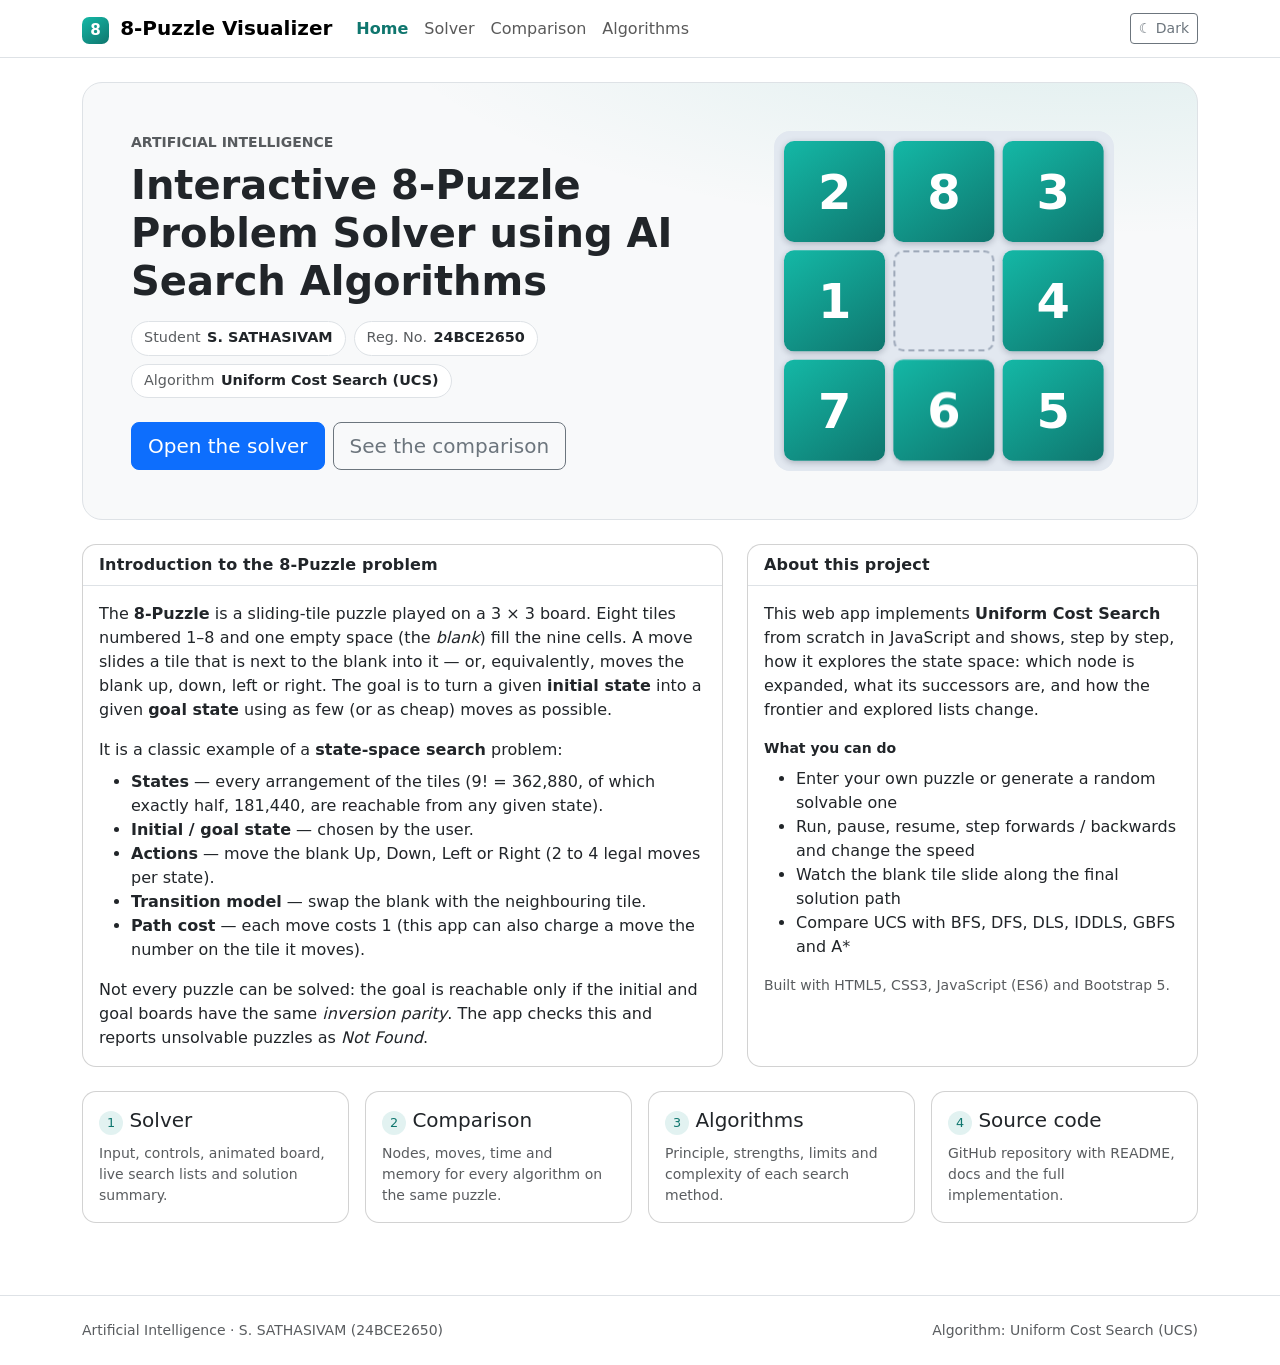
<file: index.html>
<!DOCTYPE html>
<html lang="en" data-bs-theme="light">
<head>
  <meta charset="utf-8">
  <meta name="viewport" content="width=device-width, initial-scale=1">
  <title>8-Puzzle Visualizer | Uniform Cost Search</title>
  <meta name="description" content="Interactive 8-Puzzle problem solver that visualises Uniform Cost Search step by step.">
  <link href="https://cdn.jsdelivr.net/npm/bootstrap@5.3.3/dist/css/bootstrap.min.css" rel="stylesheet">
  <link href="css/style.css" rel="stylesheet">
</head>
<body>
  <div id="site-nav"></div>

  <main class="container-xl py-4">
    <!-- ================= hero ================= -->
    <section class="hero mb-4">
      <div class="row align-items-center g-4">
        <div class="col-lg-7">
          <div class="text-uppercase small fw-semibold text-body-secondary mb-2" data-cfg="course">Artificial Intelligence</div>
          <h1 class="display-6 fw-bold mb-3" data-cfg="assignment">Interactive 8-Puzzle Problem Solver using AI Search Algorithms</h1>
          <div class="d-flex flex-wrap gap-2 mb-4">
            <span class="meta-chip"><span class="text-body-secondary">Student</span> <b data-cfg="studentName">YOUR NAME</b></span>
            <span class="meta-chip"><span class="text-body-secondary">Reg. No.</span> <b data-cfg="regNo">24BXX0000</b></span>
            <span class="meta-chip"><span class="text-body-secondary">Algorithm</span> <b data-cfg="algorithm">Uniform Cost Search (UCS)</b></span>
          </div>
          <div class="d-flex flex-wrap gap-2">
            <a href="solver.html" class="btn btn-primary btn-lg">Open the solver</a>
            <a href="compare.html" class="btn btn-outline-secondary btn-lg">See the comparison</a>
          </div>
        </div>
        <div class="col-lg-5 text-center">
          <div id="heroBoard" aria-hidden="true"></div>
        </div>
      </div>
    </section>

    <!-- ================= introduction ================= -->
    <div class="row g-4 mb-4">
      <div class="col-lg-7">
        <div class="card h-100">
          <div class="card-header section">Introduction to the 8-Puzzle problem</div>
          <div class="card-body">
            <p>
              The <b>8-Puzzle</b> is a sliding-tile puzzle played on a 3 &times; 3 board. Eight tiles numbered 1&ndash;8 and one empty
              space (the <i>blank</i>) fill the nine cells. A move slides a tile that is next to the blank into it &mdash; or,
              equivalently, moves the blank up, down, left or right. The goal is to turn a given <b>initial state</b> into a
              given <b>goal state</b> using as few (or as cheap) moves as possible.
            </p>
            <p class="mb-2">It is a classic example of a <b>state-space search</b> problem:</p>
            <ul>
              <li><b>States</b> &mdash; every arrangement of the tiles (9!&nbsp;= 362,880, of which exactly half, 181,440, are reachable from any given state).</li>
              <li><b>Initial / goal state</b> &mdash; chosen by the user.</li>
              <li><b>Actions</b> &mdash; move the blank Up, Down, Left or Right (2 to 4 legal moves per state).</li>
              <li><b>Transition model</b> &mdash; swap the blank with the neighbouring tile.</li>
              <li><b>Path cost</b> &mdash; each move costs 1 (this app can also charge a move the number on the tile it moves).</li>
            </ul>
            <p class="mb-0">
              Not every puzzle can be solved: the goal is reachable only if the initial and goal boards have the same
              <i>inversion parity</i>. The app checks this and reports unsolvable puzzles as <i>Not Found</i>.
            </p>
          </div>
        </div>
      </div>

      <div class="col-lg-5">
        <div class="card h-100">
          <div class="card-header section">About this project</div>
          <div class="card-body">
            <p>
              This web app implements <b>Uniform Cost Search</b> from scratch in JavaScript and shows, step by step,
              how it explores the state space:
              which node is expanded, what its successors are, and how the frontier and explored lists change.
            </p>
            <p class="mb-2 fw-semibold small">What you can do</p>
            <ul class="mb-3">
              <li>Enter your own puzzle or generate a random solvable one</li>
              <li>Run, pause, resume, step forwards / backwards and change the speed</li>
              <li>Watch the blank tile slide along the final solution path</li>
              <li>Compare UCS with BFS, DFS, DLS, IDDLS, GBFS and A*</li>
            </ul>
            <p class="small text-body-secondary mb-0">Built with HTML5, CSS3, JavaScript (ES6) and Bootstrap 5.</p>
          </div>
        </div>
      </div>
    </div>

    <!-- ================= navigation cards ================= -->
    <div class="row g-3">
      <div class="col-md-6 col-xl-3">
        <a href="solver.html" class="card h-100 text-decoration-none">
          <div class="card-body"><div class="h5"><span class="step-num">1</span>Solver</div>
            <p class="text-body-secondary small mb-0">Input, controls, animated board, live search lists and solution summary.</p></div>
        </a>
      </div>
      <div class="col-md-6 col-xl-3">
        <a href="compare.html" class="card h-100 text-decoration-none">
          <div class="card-body"><div class="h5"><span class="step-num">2</span>Comparison</div>
            <p class="text-body-secondary small mb-0">Nodes, moves, time and memory for every algorithm on the same puzzle.</p></div>
        </a>
      </div>
      <div class="col-md-6 col-xl-3">
        <a href="algorithms.html" class="card h-100 text-decoration-none">
          <div class="card-body"><div class="h5"><span class="step-num">3</span>Algorithms</div>
            <p class="text-body-secondary small mb-0">Principle, strengths, limits and complexity of each search method.</p></div>
        </a>
      </div>
      <div class="col-md-6 col-xl-3">
        <a id="repoLink" href="#" class="card h-100 text-decoration-none" target="_blank" rel="noopener">
          <div class="card-body"><div class="h5"><span class="step-num">4</span>Source code</div>
            <p class="text-body-secondary small mb-0">GitHub repository with README, docs and the full implementation.</p></div>
        </a>
      </div>
    </div>
  </main>

  <div id="site-footer"></div>

  <script src="https://cdn.jsdelivr.net/npm/bootstrap@5.3.3/dist/js/bootstrap.bundle.min.js"></script>
  <script src="js/config.js"></script>
  <script src="js/common.js"></script>
  <script src="js/puzzle.js"></script>
  <script src="js/board.js"></script>
  <script>
    // decorative board on the hero: slides through the 5-move example solution
    document.addEventListener('DOMContentLoaded', function () {
      var repo = document.getElementById('repoLink');
      if (repo && window.SITE_CONFIG) repo.href = window.SITE_CONFIG.repoUrl;

      var host = document.getElementById('heroBoard');
      var board = new Board(host, { size: 'lg' });
      var frames = [
        [2, 8, 3, 1, 6, 4, 7, 0, 5],
        [2, 8, 3, 1, 0, 4, 7, 6, 5],
        [2, 0, 3, 1, 8, 4, 7, 6, 5],
        [0, 2, 3, 1, 8, 4, 7, 6, 5],
        [1, 2, 3, 0, 8, 4, 7, 6, 5],
        [1, 2, 3, 8, 0, 4, 7, 6, 5]
      ];
      var i = 0;
      board.set(frames[0]);
      var reduce = window.matchMedia && window.matchMedia('(prefers-reduced-motion: reduce)').matches;
      if (!reduce) {
        setInterval(function () {
          i = (i + 1) % frames.length;
          board.set(frames[i]);
        }, 1100);
      }
    });
  </script>
</body>
</html>
</file>
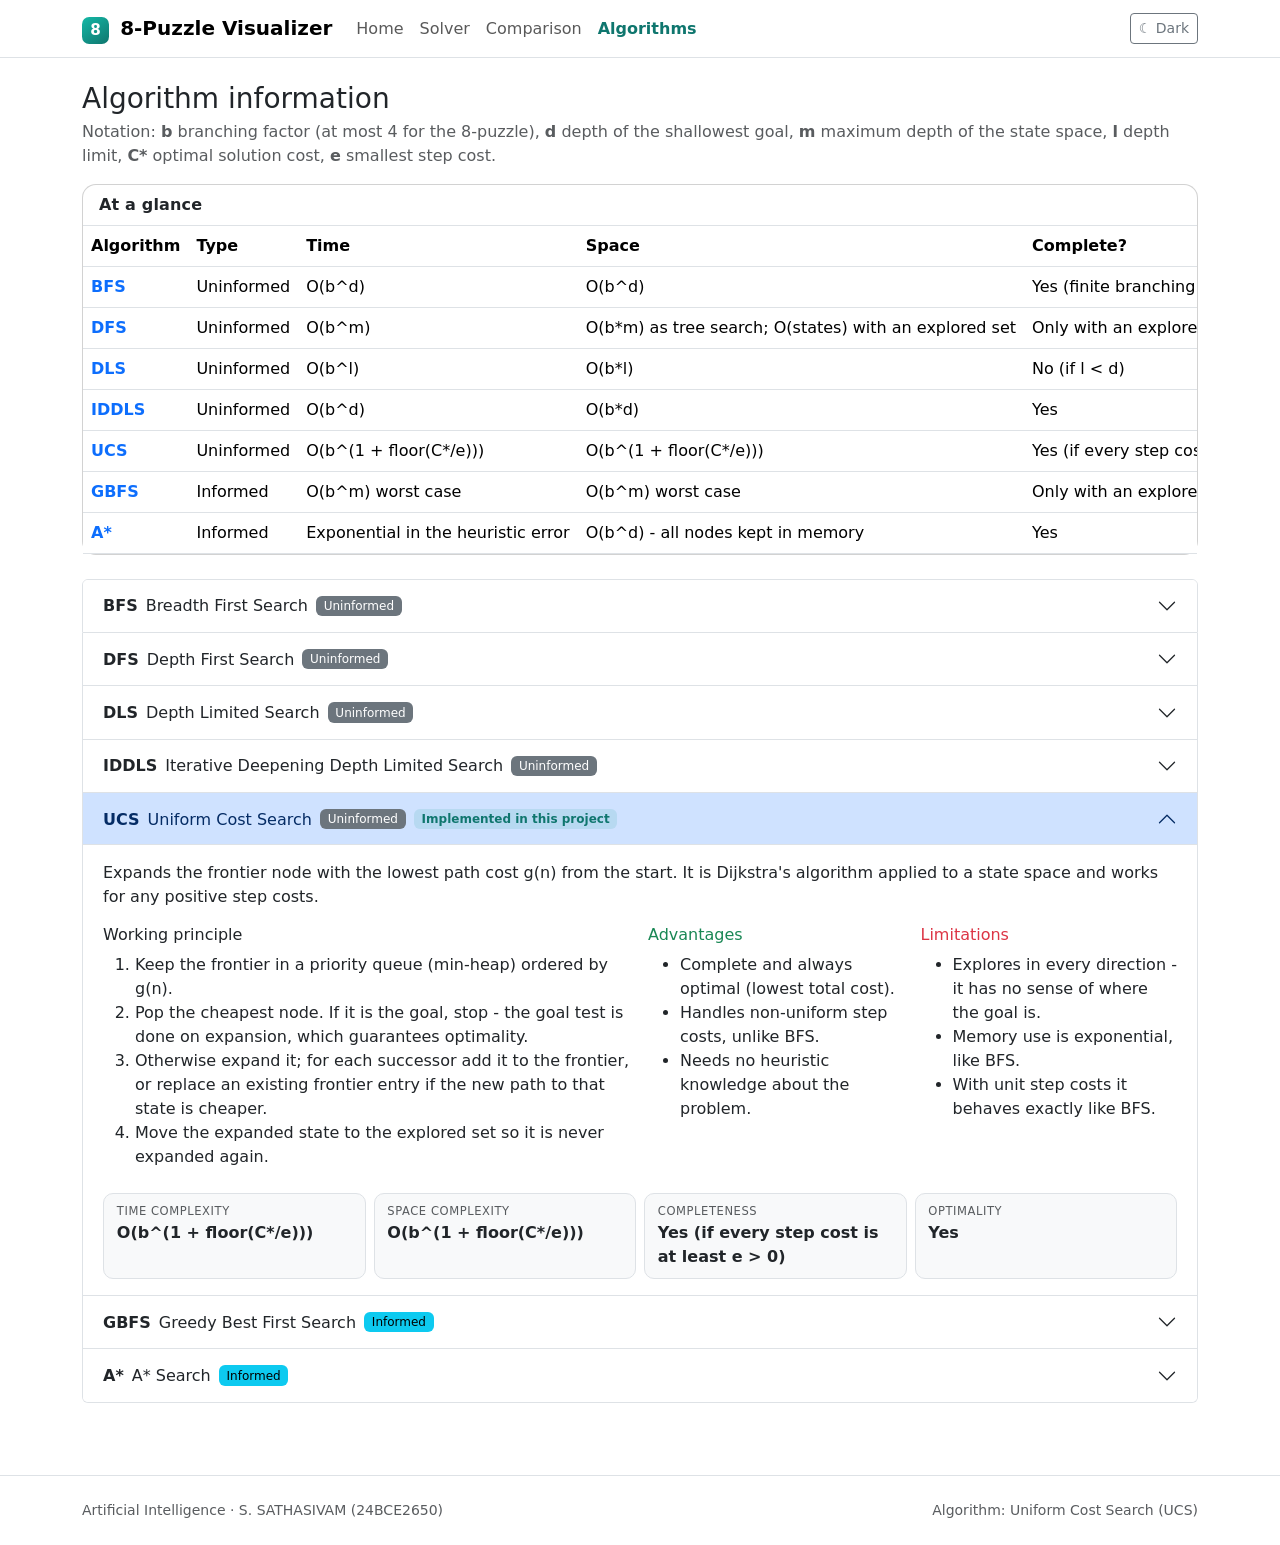
<file: algorithms.html>
<!DOCTYPE html>
<html lang="en" data-bs-theme="light">
<head>
  <meta charset="utf-8">
  <meta name="viewport" content="width=device-width, initial-scale=1">
  <title>Algorithms | 8-Puzzle Visualizer</title>
  <meta name="description" content="Description, working principle, advantages, limitations and complexity of BFS, DFS, DLS, IDDLS, UCS, GBFS and A*.">
  <link href="https://cdn.jsdelivr.net/npm/bootstrap@5.3.3/dist/css/bootstrap.min.css" rel="stylesheet">
  <link href="css/style.css" rel="stylesheet">
</head>
<body>
  <div id="site-nav"></div>

  <main class="container-xl py-4">
    <h1 class="h3 mb-1">Algorithm information</h1>
    <p class="text-body-secondary">
      Notation: <b>b</b> branching factor (at most 4 for the 8-puzzle), <b>d</b> depth of the shallowest goal,
      <b>m</b> maximum depth of the state space, <b>l</b> depth limit, <b>C*</b> optimal solution cost, <b>e</b> smallest step cost.
    </p>

    <div class="card mb-4">
      <div class="card-header section">At a glance</div>
      <div class="table-responsive">
        <table class="table align-middle mb-0 complexity-table cmp-table">
          <thead>
            <tr><th>Algorithm</th><th>Type</th><th>Time</th><th>Space</th><th>Complete?</th><th>Optimal?</th></tr>
          </thead>
          <tbody id="complexityBody"></tbody>
        </table>
      </div>
    </div>

    <div class="accordion" id="algoAccordion"></div>
  </main>

  <div id="site-footer"></div>

  <script src="https://cdn.jsdelivr.net/npm/bootstrap@5.3.3/dist/js/bootstrap.bundle.min.js"></script>
  <script src="js/config.js"></script>
  <script src="js/common.js"></script>
  <script src="js/algorithms.js"></script>
</body>
</html>
</file>
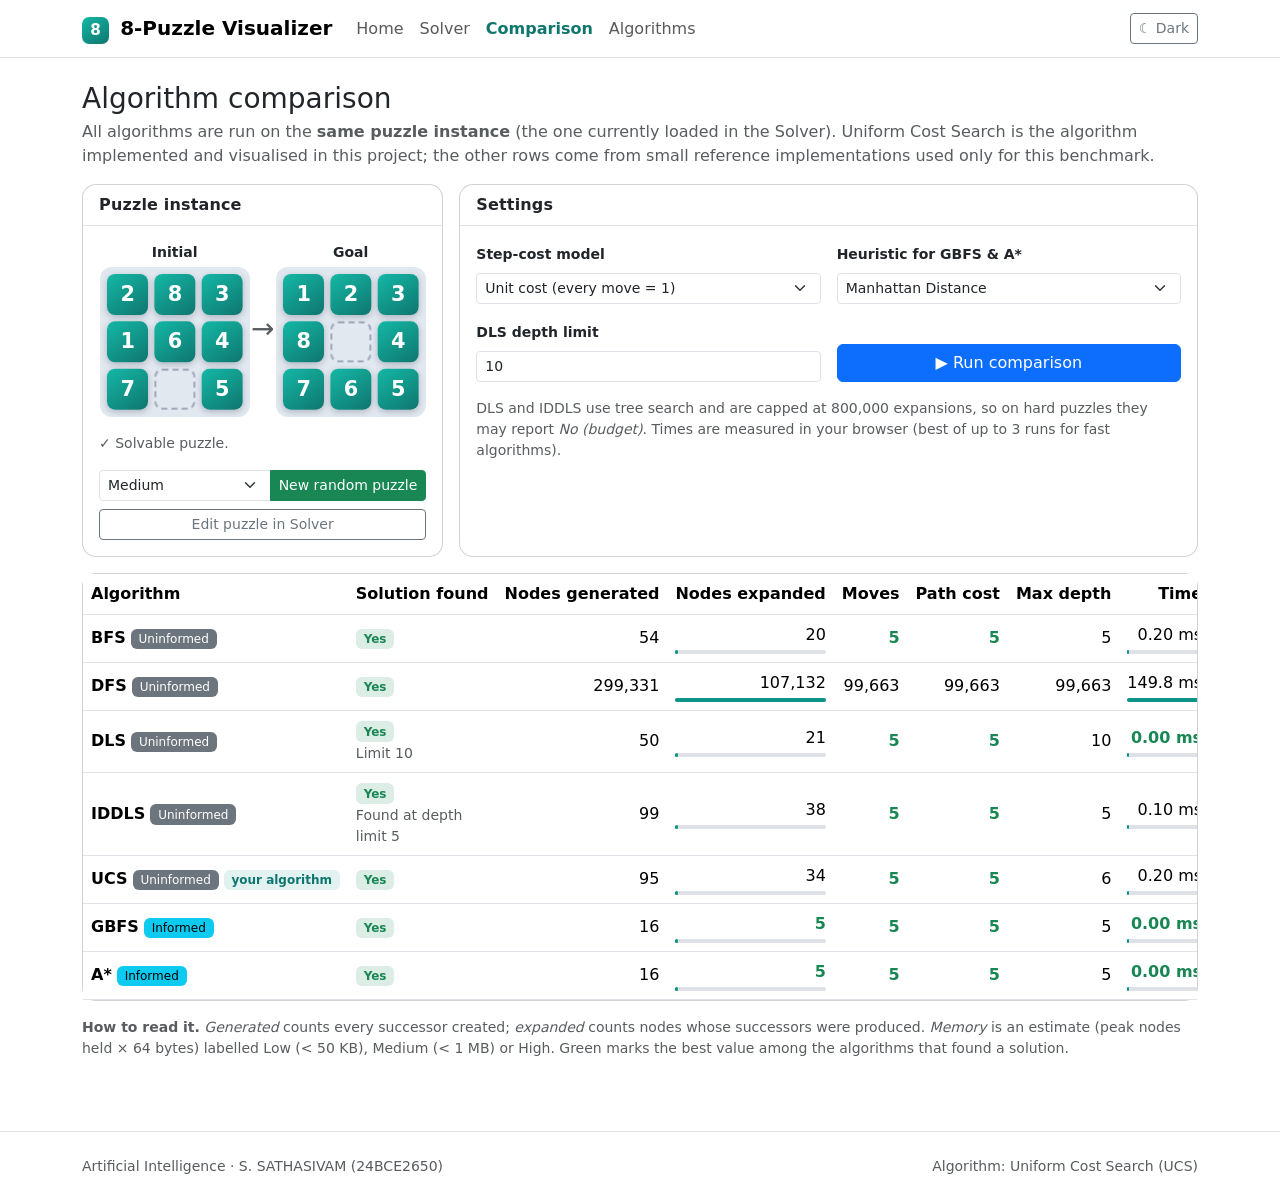
<file: compare.html>
<!DOCTYPE html>
<html lang="en" data-bs-theme="light">
<head>
  <meta charset="utf-8">
  <meta name="viewport" content="width=device-width, initial-scale=1">
  <title>Comparison | 8-Puzzle Visualizer</title>
  <meta name="description" content="Compare BFS, DFS, DLS, IDDLS, UCS, GBFS and A* on the same 8-Puzzle instance.">
  <link href="https://cdn.jsdelivr.net/npm/bootstrap@5.3.3/dist/css/bootstrap.min.css" rel="stylesheet">
  <link href="css/style.css" rel="stylesheet">
</head>
<body>
  <div id="site-nav"></div>

  <main class="container-xl py-4">
    <h1 class="h3 mb-1">Algorithm comparison</h1>
    <p class="text-body-secondary">All algorithms are run on the <b>same puzzle instance</b> (the one currently loaded in the Solver).
      Uniform Cost Search is the algorithm implemented and visualised in this project; the other rows come from small reference implementations used only for this benchmark.</p>

    <div class="row g-3 mb-3">
      <div class="col-lg-4">
        <div class="card h-100">
          <div class="card-header section">Puzzle instance</div>
          <div class="card-body">
            <div class="d-flex justify-content-around align-items-center mb-3">
              <div class="text-center"><div class="small fw-semibold mb-1">Initial</div><div id="cmpInit"></div></div>
              <div class="fs-3 text-body-secondary">&rarr;</div>
              <div class="text-center"><div class="small fw-semibold mb-1">Goal</div><div id="cmpGoal"></div></div>
            </div>
            <div id="cmpInfo" class="small text-body-secondary mb-3"></div>
            <div class="input-group input-group-sm mb-2">
              <select id="cmpDifficulty" class="form-select" aria-label="Difficulty">
                <option value="easy">Easy</option>
                <option value="medium" selected>Medium</option>
                <option value="hard">Hard</option>
              </select>
              <button id="cmpRandom" class="btn btn-success" type="button">New random puzzle</button>
            </div>
            <a class="btn btn-outline-secondary btn-sm w-100" href="solver.html">Edit puzzle in Solver</a>
          </div>
        </div>
      </div>

      <div class="col-lg-8">
        <div class="card h-100">
          <div class="card-header section">Settings</div>
          <div class="card-body">
            <div class="row g-3">
              <div class="col-sm-6">
                <label class="form-label small fw-semibold" for="cmpCost">Step-cost model</label>
                <select id="cmpCost" class="form-select form-select-sm">
                  <option value="unit">Unit cost (every move = 1)</option>
                  <option value="tile">Tile-weighted (tile n costs n)</option>
                </select>
              </div>
              <div class="col-sm-6">
                <label class="form-label small fw-semibold" for="cmpHeur">Heuristic for GBFS &amp; A*</label>
                <select id="cmpHeur" class="form-select form-select-sm">
                  <option value="manhattan">Manhattan Distance</option>
                  <option value="misplaced">Misplaced Tiles</option>
                </select>
              </div>
              <div class="col-sm-6">
                <label class="form-label small fw-semibold" for="cmpLimit">DLS depth limit</label>
                <input id="cmpLimit" type="number" min="1" max="40" value="10" class="form-control form-control-sm">
              </div>
              <div class="col-sm-6 d-flex align-items-end">
                <button id="cmpRun" class="btn btn-primary w-100" type="button">&#9654; Run comparison</button>
              </div>
            </div>
            <p class="small text-body-secondary mt-3 mb-0">
              DLS and IDDLS use tree search and are capped at 800,000 expansions, so on hard puzzles they may report
              <i>No (budget)</i>. Times are measured in your browser (best of up to 3 runs for fast algorithms).
            </p>
          </div>
        </div>
      </div>
    </div>

    <div id="cmpAlert"></div>

    <div class="card">
      <div class="table-responsive">
        <table class="table table-hover align-middle mb-0 cmp-table" id="cmpTable">
          <thead>
            <tr>
              <th>Algorithm</th>
              <th>Solution found</th>
              <th class="text-end">Nodes generated</th>
              <th class="text-end">Nodes expanded</th>
              <th class="text-end">Moves</th>
              <th class="text-end">Path cost</th>
              <th class="text-end">Max depth</th>
              <th class="text-end">Time</th>
              <th>Memory (approx.)</th>
            </tr>
          </thead>
          <tbody id="cmpBody"></tbody>
        </table>
      </div>
    </div>

    <div class="small text-body-secondary mt-3">
      <b>How to read it.</b> <i>Generated</i> counts every successor created; <i>expanded</i> counts nodes whose successors were produced.
      <i>Memory</i> is an estimate (peak nodes held &times; 64 bytes) labelled Low (&lt; 50 KB), Medium (&lt; 1 MB) or High.
      <span class="best">Green</span> marks the best value among the algorithms that found a solution.
    </div>
  </main>

  <div id="site-footer"></div>

  <script src="https://cdn.jsdelivr.net/npm/bootstrap@5.3.3/dist/js/bootstrap.bundle.min.js"></script>
  <script src="js/config.js"></script>
  <script src="js/common.js"></script>
  <script src="js/heap.js"></script>
  <script src="js/puzzle.js"></script>
  <script src="js/ucs.js"></script>
  <script src="js/reference-algorithms.js"></script>
  <script src="js/board.js"></script>
  <script src="js/compare.js"></script>
</body>
</html>
</file>
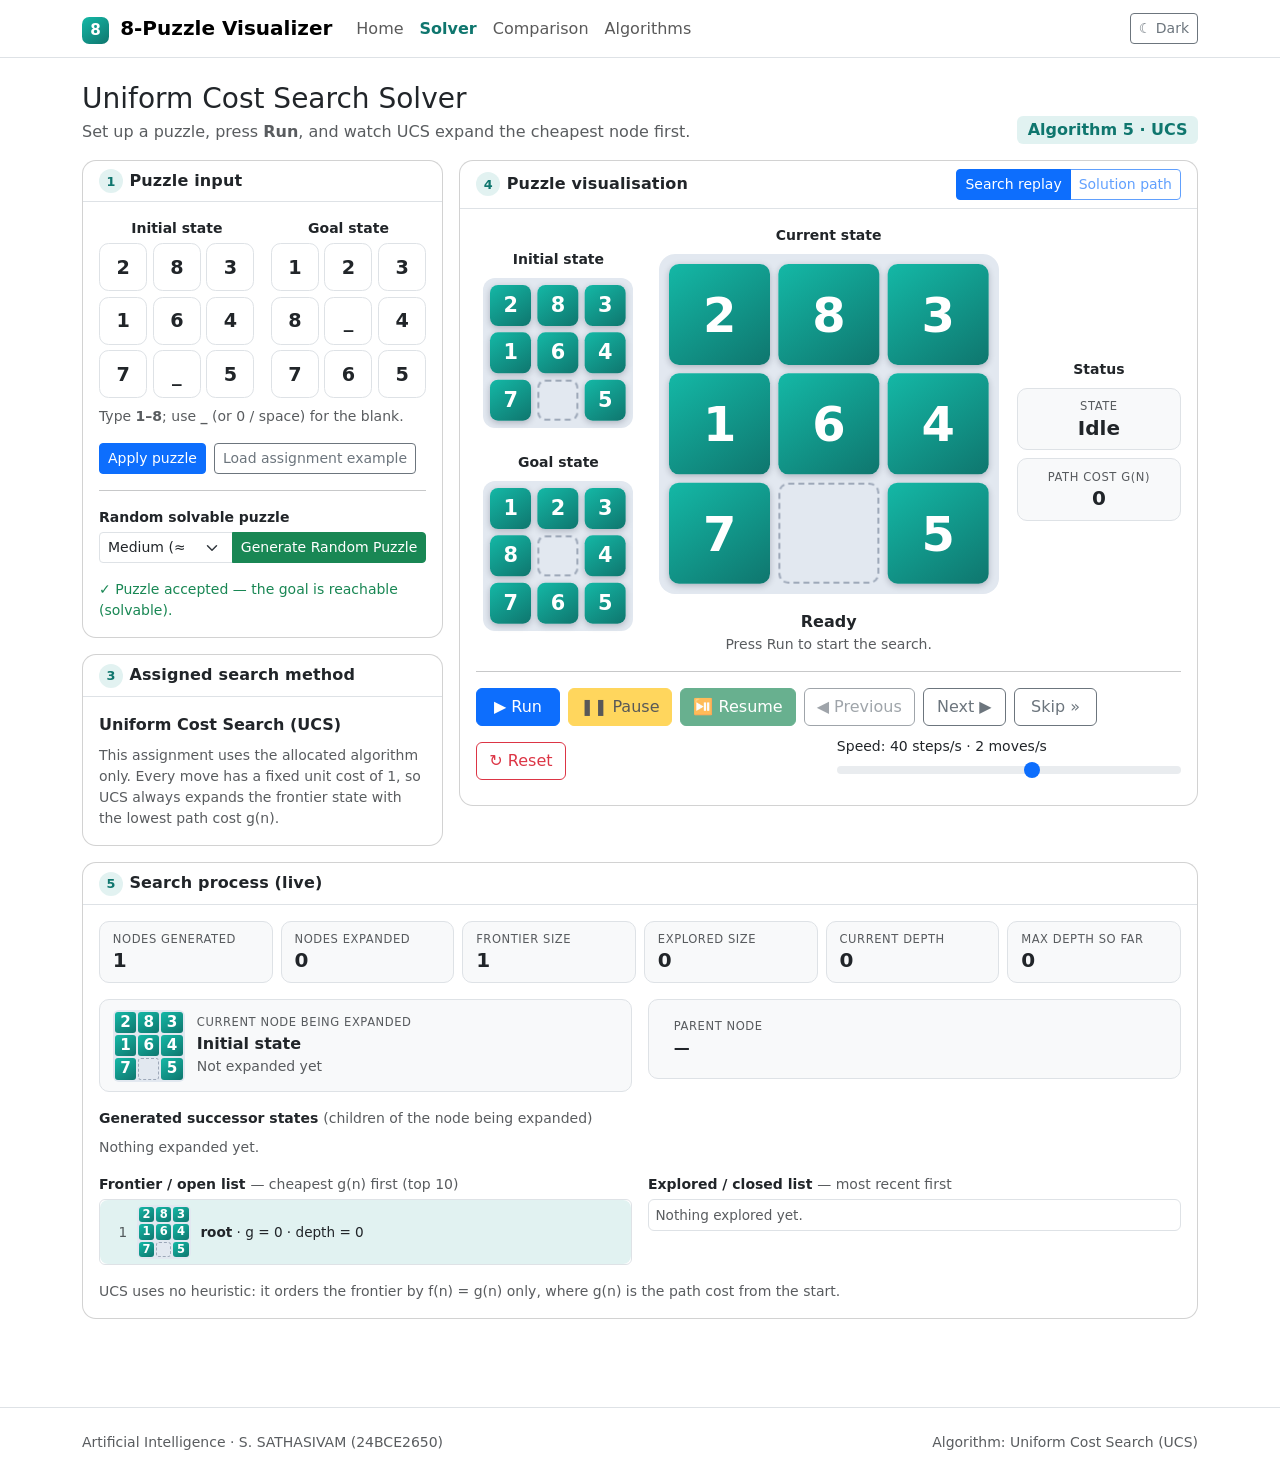
<file: solver.html>
<!DOCTYPE html>
<html lang="en" data-bs-theme="light">
<head>
  <meta charset="utf-8">
  <meta name="viewport" content="width=device-width, initial-scale=1">
  <title>Solver | 8-Puzzle Visualizer</title>
  <meta name="description" content="Interactive Uniform Cost Search visualiser for the 8-Puzzle problem.">
  <link href="https://cdn.jsdelivr.net/npm/bootstrap@5.3.3/dist/css/bootstrap.min.css" rel="stylesheet">
  <link href="css/style.css" rel="stylesheet">
</head>
<body>
  <div id="site-nav"></div>

  <main class="container-xl py-4">
    <div class="d-flex flex-wrap justify-content-between align-items-end gap-2 mb-3">
      <div>
        <h1 class="h3 mb-1">Uniform Cost Search Solver</h1>
        <p class="text-body-secondary mb-0">Set up a puzzle, press <b>Run</b>, and watch UCS expand the cheapest node first.</p>
      </div>
      <span class="badge badge-soft fs-6">Algorithm 5 &middot; UCS</span>
    </div>

    <div class="row g-3">
      <!-- ============ LEFT: puzzle input + assigned method ============ -->
      <div class="col-lg-4">
        <div class="card mb-3">
          <div class="card-header section"><span class="step-num">1</span>Puzzle input</div>
          <div class="card-body">
            <div class="row g-3 mb-2">
              <div class="col-6 text-center">
                <div class="small fw-semibold mb-1">Initial state</div>
                <div id="initGrid" class="grid-input"></div>
              </div>
              <div class="col-6 text-center">
                <div class="small fw-semibold mb-1">Goal state</div>
                <div id="goalGrid" class="grid-input"></div>
              </div>
            </div>
            <p class="small text-body-secondary">Type <b>1&ndash;8</b>; use <b>_</b> (or 0 / space) for the blank.</p>

            <div class="d-flex flex-wrap gap-2 mb-2">
              <button id="btnApply" class="btn btn-primary btn-sm" type="button">Apply puzzle</button>
              <button id="btnExample" class="btn btn-outline-secondary btn-sm" type="button">Load assignment example</button>
            </div>

            <hr>
            <div class="small fw-semibold mb-1">Random solvable puzzle</div>
            <div class="input-group input-group-sm">
              <select id="difficulty" class="form-select" aria-label="Difficulty">
                <option value="easy">Easy (&asymp; 7 moves)</option>
                <option value="medium" selected>Medium (&asymp; 15 moves)</option>
                <option value="hard">Hard (any solvable board)</option>
              </select>
              <button id="btnRandom" class="btn btn-success" type="button">Generate Random Puzzle</button>
            </div>

            <div id="puzzleMsg" class="small mt-3" role="status"></div>
          </div>
        </div>

        <div class="card mb-3">
          <div class="card-header section"><span class="step-num">3</span>Assigned search method</div>
          <div class="card-body">
            <div class="fw-semibold">Uniform Cost Search (UCS)</div>
            <p class="small text-body-secondary mt-2 mb-0">
              This assignment uses the allocated algorithm only. Every move has a fixed unit cost of 1,
              so UCS always expands the frontier state with the lowest path cost g(n).
            </p>
          </div>
        </div>
      </div>

      <!-- ============ RIGHT: visualisation ============ -->
      <div class="col-lg-8">
        <div class="card mb-3">
          <div class="card-header section d-flex flex-wrap justify-content-between align-items-center gap-2">
            <span><span class="step-num">4</span>Puzzle visualisation</span>
            <div class="btn-group btn-group-sm" role="group" aria-label="View">
              <button id="tabSearch" class="btn btn-outline-primary active" type="button">Search replay</button>
              <button id="tabSolution" class="btn btn-outline-primary" type="button" disabled>Solution path</button>
            </div>
          </div>
          <div class="card-body">
            <div class="row g-3 align-items-center">
              <div class="col-6 col-md-3 text-center order-2 order-md-1">
                <div class="small fw-semibold mb-2">Initial state</div>
                <div id="boardInit"></div>
                <div class="small fw-semibold mt-4 mb-2">Goal state</div>
                <div id="boardGoal"></div>
              </div>
              <div class="col-12 col-md-6 text-center order-1 order-md-2">
                <div class="small fw-semibold mb-2">Current state</div>
                <div id="boardCur"></div>
                <div id="stepLabel" class="fw-semibold mt-3">Ready</div>
                <div id="stepInfo" class="small text-body-secondary" aria-live="polite">Press Run to start the search.</div>
              </div>
              <div class="col-6 col-md-3 order-3">
                <div class="small fw-semibold mb-2 text-center">Status</div>
                <div id="statusBox" class="stat text-center mb-2"><div class="lbl">State</div><div class="val" id="statusVal">Idle</div></div>
                <div class="stat text-center"><div class="lbl">Path cost g(n)</div><div class="val" id="statG">0</div></div>
              </div>
            </div>

            <hr class="my-3">

            <div class="controls d-flex flex-wrap gap-2 align-items-center">
              <button id="btnRun" class="btn btn-primary" type="button">&#9654; Run</button>
              <button id="btnPause" class="btn btn-warning" type="button" disabled>&#10074;&#10074; Pause</button>
              <button id="btnResume" class="btn btn-success" type="button" disabled>&#9199; Resume</button>
              <button id="btnPrev" class="btn btn-outline-secondary" type="button" disabled>&#9664; Previous</button>
              <button id="btnNext" class="btn btn-outline-secondary" type="button">Next &#9654;</button>
              <button id="btnSkip" class="btn btn-outline-secondary" type="button" disabled title="Jump to the end of the search">Skip &raquo;</button>
              <button id="btnReset" class="btn btn-outline-danger" type="button">&#8635; Reset</button>
              <div class="speed-wrap ms-md-auto">
                <label for="speed" class="form-label small mb-0">Speed: <span id="speedLabel"></span></label>
                <input id="speed" type="range" class="form-range" min="1" max="8" step="1" value="5">
              </div>
            </div>
          </div>
        </div>
      </div>
    </div>

    <!-- ============ SEARCH PROCESS ============ -->
    <div class="card mb-3" id="processCard">
      <div class="card-header section"><span class="step-num">5</span>Search process (live)</div>
      <div class="card-body">
        <div class="row g-2 mb-3">
          <div class="col-6 col-md-3 col-xl"><div class="stat"><div class="lbl">Nodes generated</div><div class="val" id="sGen">1</div></div></div>
          <div class="col-6 col-md-3 col-xl"><div class="stat"><div class="lbl">Nodes expanded</div><div class="val" id="sExp">0</div></div></div>
          <div class="col-6 col-md-3 col-xl"><div class="stat"><div class="lbl">Frontier size</div><div class="val" id="sFr">1</div></div></div>
          <div class="col-6 col-md-3 col-xl"><div class="stat"><div class="lbl">Explored size</div><div class="val" id="sEx">0</div></div></div>
          <div class="col-6 col-md-3 col-xl"><div class="stat"><div class="lbl">Current depth</div><div class="val" id="sDepth">0</div></div></div>
          <div class="col-6 col-md-3 col-xl"><div class="stat"><div class="lbl">Max depth so far</div><div class="val" id="sMax">0</div></div></div>
        </div>

        <div class="row g-3 mb-3">
          <div class="col-md-6">
            <div class="node-box">
              <div id="curMini"></div>
              <div>
                <div class="small-lbl">Current node being expanded</div>
                <div id="curText" class="fw-semibold">&mdash;</div>
                <div id="curMeta" class="small text-body-secondary"></div>
              </div>
            </div>
          </div>
          <div class="col-md-6">
            <div class="node-box">
              <div id="parMini"></div>
              <div>
                <div class="small-lbl">Parent node</div>
                <div id="parText" class="fw-semibold">&mdash;</div>
                <div id="parMeta" class="small text-body-secondary"></div>
              </div>
            </div>
          </div>
        </div>

        <div class="mb-3">
          <div class="fw-semibold small mb-2">Generated successor states <span class="text-body-secondary fw-normal">(children of the node being expanded)</span></div>
          <div id="succList" class="succ-grid"><span class="small text-body-secondary">Nothing expanded yet.</span></div>
        </div>

        <div class="row g-3">
          <div class="col-lg-6">
            <div class="fw-semibold small mb-1">Frontier / open list <span class="text-body-secondary fw-normal">&mdash; cheapest g(n) first (top 10)</span></div>
            <div id="frontierList" class="listing border rounded"></div>
          </div>
          <div class="col-lg-6">
            <div class="fw-semibold small mb-1">Explored / closed list <span class="text-body-secondary fw-normal">&mdash; most recent first</span></div>
            <div id="exploredList" class="listing border rounded"></div>
          </div>
        </div>
        <p class="small text-body-secondary mt-3 mb-0">
          UCS uses no heuristic: it orders the frontier by f(n) = g(n) only, where g(n) is the path cost from the start.
        </p>
      </div>
    </div>

    <!-- ============ SUMMARY ============ -->
    <div class="card mb-3 d-none" id="summaryCard">
      <div class="card-header section"><span class="step-num">5</span>Solution summary</div>
      <div class="card-body">
        <div id="summaryMsg" class="alert py-2 mb-3"></div>
        <div class="row g-2" id="summaryGrid"></div>
        <div id="pathWrap" class="mt-4">
          <div class="fw-semibold small mb-2">Final solution path <span class="text-body-secondary fw-normal">(click a step to jump to it)</span></div>
          <div id="pathStrip" class="path-strip"></div>
        </div>
      </div>
    </div>
  </main>

  <div id="site-footer"></div>

  <script src="https://cdn.jsdelivr.net/npm/bootstrap@5.3.3/dist/js/bootstrap.bundle.min.js"></script>
  <script src="js/config.js"></script>
  <script src="js/common.js"></script>
  <script src="js/heap.js"></script>
  <script src="js/puzzle.js"></script>
  <script src="js/ucs.js"></script>
  <script src="js/board.js"></script>
  <script src="js/solver.js"></script>
</body>
</html>
</file>
<file: css/style.css>
/* ==========================================================
   8-Puzzle Visualizer - custom styles (on top of Bootstrap 5)
   ========================================================== */

:root {
  --accent: #0d9488;           /* teal */
  --accent-strong: #0f766e;
  --accent-soft: rgba(13, 148, 136, .12);
  --tile-a: #14b8a6;
  --tile-b: #0f766e;
  --tile-text: #fff;
  --blank-line: rgba(100, 116, 139, .55);
  --board-bg: #e2e8f0;
  --card-radius: 14px;
  --warn: #d97706;
}

[data-bs-theme="dark"] {
  --accent: #2dd4bf;
  --accent-strong: #5eead4;
  --accent-soft: rgba(45, 212, 191, .14);
  --tile-a: #0f766e;
  --tile-b: #115e59;
  --tile-text: #ecfeff;
  --blank-line: rgba(148, 163, 184, .6);
  --board-bg: #1e293b;
}

body {
  font-feature-settings: "tnum";
  background: var(--bs-body-bg);
}

/* ---------- navbar / footer ---------- */
.app-nav {
  background: var(--bs-body-bg);
  border-bottom: 1px solid var(--bs-border-color);
  backdrop-filter: blur(6px);
}
.app-nav .nav-link.active { color: var(--accent-strong); font-weight: 600; }
.brand-tile {
  display: inline-grid; place-items: center;
  width: 1.7rem; height: 1.7rem; border-radius: .45rem;
  background: linear-gradient(145deg, var(--tile-a), var(--tile-b));
  color: var(--tile-text); font-size: .95rem; margin-right: .25rem;
}
.app-footer { border-top: 1px solid var(--bs-border-color); }

/* ---------- cards ---------- */
.card { border-radius: var(--card-radius); }
.card-header.section {
  background: transparent; font-weight: 600; letter-spacing: .01em;
  border-bottom: 1px solid var(--bs-border-color);
}
.step-num {
  display: inline-grid; place-items: center; width: 1.5rem; height: 1.5rem;
  border-radius: 50%; background: var(--accent-soft); color: var(--accent-strong);
  font-size: .8rem; margin-right: .4rem;
}

/* ---------- hero (home) ---------- */
.hero {
  border-radius: 20px; padding: clamp(1.5rem, 4vw, 3rem);
  background:
    radial-gradient(1200px 400px at 90% -20%, var(--accent-soft), transparent 60%),
    var(--bs-tertiary-bg);
  border: 1px solid var(--bs-border-color);
}
.meta-chip {
  display: inline-flex; gap: .4rem; align-items: baseline;
  padding: .35rem .75rem; border-radius: 999px;
  background: var(--bs-body-bg); border: 1px solid var(--bs-border-color); font-size: .9rem;
}
.meta-chip b { font-weight: 600; }

/* ---------- the animated board ---------- */
.board {
  --dur: 300ms;
  --board: 300px;
  position: relative;
  /* Keep a real square board when its flex parent has no explicit width.
     `min(..., 100%)` was resolving against the board's own intrinsic width,
     collapsing the small Initial/Goal previews into a few pixels. */
  width: var(--board);
  max-width: 100%;
  aspect-ratio: 1 / 1;
  background: var(--board-bg);
  border-radius: 16px;
  padding: 6px;
  box-sizing: border-box;
  margin-inline: auto;
}
.board-sm { --board: 150px; border-radius: 12px; padding: 4px; }
.board-md { --board: 220px; }
.board-lg { --board: 340px; }

.board .tile {
  position: absolute; left: 6px; top: 6px;
  width: calc((100% - 12px) / 3); height: calc((100% - 12px) / 3);
  padding: 4px; box-sizing: border-box;
  transform: translate(calc(var(--c, 0) * 100%), calc(var(--r, 0) * 100%));
  transition: transform var(--dur) cubic-bezier(.4, 0, .2, 1);
  will-change: transform;
}
.board-sm .tile { left: 4px; top: 4px; width: calc((100% - 8px) / 3); height: calc((100% - 8px) / 3); padding: 3px; }

.tile .face {
  width: 100%; height: 100%; display: grid; place-items: center;
  border-radius: 10px; font-weight: 700; color: var(--tile-text);
  font-size: clamp(1.2rem, 6vw, 2.2rem);
  background: linear-gradient(145deg, var(--tile-a), var(--tile-b));
  box-shadow: 0 2px 6px rgba(15, 23, 42, .25);
  user-select: none;
}
.board-sm .tile .face { font-size: 1.3rem; border-radius: 8px; }
.board-lg .tile .face { font-size: clamp(1.6rem, 8vw, 3rem); }

.tile.moved .face { box-shadow: 0 0 0 3px var(--warn), 0 4px 12px rgba(217, 119, 6, .45); }

.tile-blank .face {
  background: transparent; box-shadow: none;
  border: 2px dashed var(--blank-line);
}

/* ---------- tiny boards ---------- */
.mini {
  display: inline-grid; grid-template-columns: repeat(3, 1fr);
  width: 54px; height: 54px; gap: 2px; padding: 2px; vertical-align: middle;
  border-radius: 6px; background: var(--board-bg); flex: none;
}
.mini i {
  font-style: normal; display: grid; place-items: center;
  font-size: .72rem; font-weight: 700; line-height: 1; border-radius: 3px;
  background: linear-gradient(145deg, var(--tile-a), var(--tile-b)); color: var(--tile-text);
}
.mini i.b { background: transparent; border: 1px dashed var(--blank-line); }
.mini i.m { background: var(--warn); color: #fff; }
.mini-lg { width: 72px; height: 72px; }
.mini-lg i { font-size: .95rem; }

/* ---------- puzzle input ---------- */
.grid-input { display: inline-grid; grid-template-columns: repeat(3, 3rem); gap: .35rem; }
.grid-input input {
  width: 3rem; height: 3rem; text-align: center; font-weight: 700; font-size: 1.2rem;
  border-radius: .6rem; border: 1px solid var(--bs-border-color);
  background: var(--bs-body-bg); color: var(--bs-body-color);
}
.grid-input input:focus { outline: 2px solid var(--accent); border-color: var(--accent); }
.grid-input input.invalid { border-color: var(--bs-danger); background: rgba(220, 53, 69, .08); }

/* ---------- stats ---------- */
.stat {
  padding: .6rem .8rem; border-radius: 10px;
  background: var(--bs-tertiary-bg); border: 1px solid var(--bs-border-color); height: 100%;
}
.stat .lbl { font-size: .72rem; text-transform: uppercase; letter-spacing: .05em; color: var(--bs-secondary-color); }
.stat .val { font-size: 1.25rem; font-weight: 700; line-height: 1.2; font-variant-numeric: tabular-nums; }
.stat.ok .val { color: var(--bs-success); }
.stat.bad .val { color: var(--bs-danger); }

.node-box {
  display: flex; gap: .75rem; align-items: center; padding: .6rem .8rem; border-radius: 10px;
  background: var(--bs-tertiary-bg); border: 1px solid var(--bs-border-color); min-height: 5rem;
}
.node-box .small-lbl { font-size: .72rem; text-transform: uppercase; letter-spacing: .05em; color: var(--bs-secondary-color); }

.listing { max-height: 22rem; overflow: auto; }
.listing .row-item {
  display: flex; align-items: center; gap: .6rem; padding: .3rem .4rem;
  border-bottom: 1px solid var(--bs-border-color); font-size: .85rem;
}
.listing .row-item:last-child { border-bottom: 0; }
.listing .row-item.first { background: var(--accent-soft); border-radius: 8px; }
.listing .rank { width: 1.3rem; color: var(--bs-secondary-color); text-align: right; }
.listing .grow { flex: 1; min-width: 0; }

.succ-grid { display: flex; flex-wrap: wrap; gap: .6rem; }
.succ {
  display: flex; flex-direction: column; align-items: center; gap: .25rem;
  padding: .45rem .55rem; border-radius: 10px; border: 1px solid var(--bs-border-color);
  background: var(--bs-body-bg); min-width: 5.6rem; font-size: .75rem; text-align: center;
}
.succ.s-new { border-color: var(--bs-success); }
.succ.s-improved { border-color: var(--warn); }
.succ.s-dup { opacity: .7; }

/* ---------- controls ---------- */
.controls .btn { min-width: 5.2rem; }
.speed-wrap { min-width: 11rem; }

/* ---------- solution path strip ---------- */
.path-strip { display: flex; flex-wrap: wrap; gap: .4rem .2rem; align-items: center; }
.path-item {
  display: flex; flex-direction: column; align-items: center; gap: .2rem;
  padding: .4rem .5rem; border-radius: 10px; border: 1px solid transparent; font-size: .72rem; cursor: pointer;
}
.path-item:hover { border-color: var(--bs-border-color); }
.path-item.active { border-color: var(--accent); background: var(--accent-soft); }
.path-arrow { color: var(--bs-secondary-color); font-size: 1rem; }

/* ---------- comparison table ---------- */
.cmp-table td, .cmp-table th { vertical-align: middle; white-space: nowrap; }
.cmp-table tr.mine { background: var(--accent-soft); }
.cmp-table .best { color: var(--bs-success); font-weight: 700; }
.cmp-table .bar { height: 4px; min-width: 4rem; margin-top: 3px; border-radius: 2px; background: var(--bs-border-color); }
.cmp-table .bar span { display: block; height: 100%; border-radius: 2px; background: var(--accent); }
.badge-yes { background: rgba(25, 135, 84, .15); color: var(--bs-success); }
.badge-no { background: rgba(220, 53, 69, .15); color: var(--bs-danger); }

/* ---------- misc ---------- */
.badge-soft { background: var(--accent-soft); color: var(--accent-strong); font-weight: 600; }
.complexity-table th { white-space: nowrap; }
.pill-list { display: flex; flex-wrap: wrap; gap: .4rem; }

@media (max-width: 575.98px) {
  .board-lg { --board: 280px; }
  .controls .btn { min-width: 0; flex: 1 1 30%; }
}

@media (prefers-reduced-motion: reduce) {
  .board .tile { transition: none; }
}
</file>
